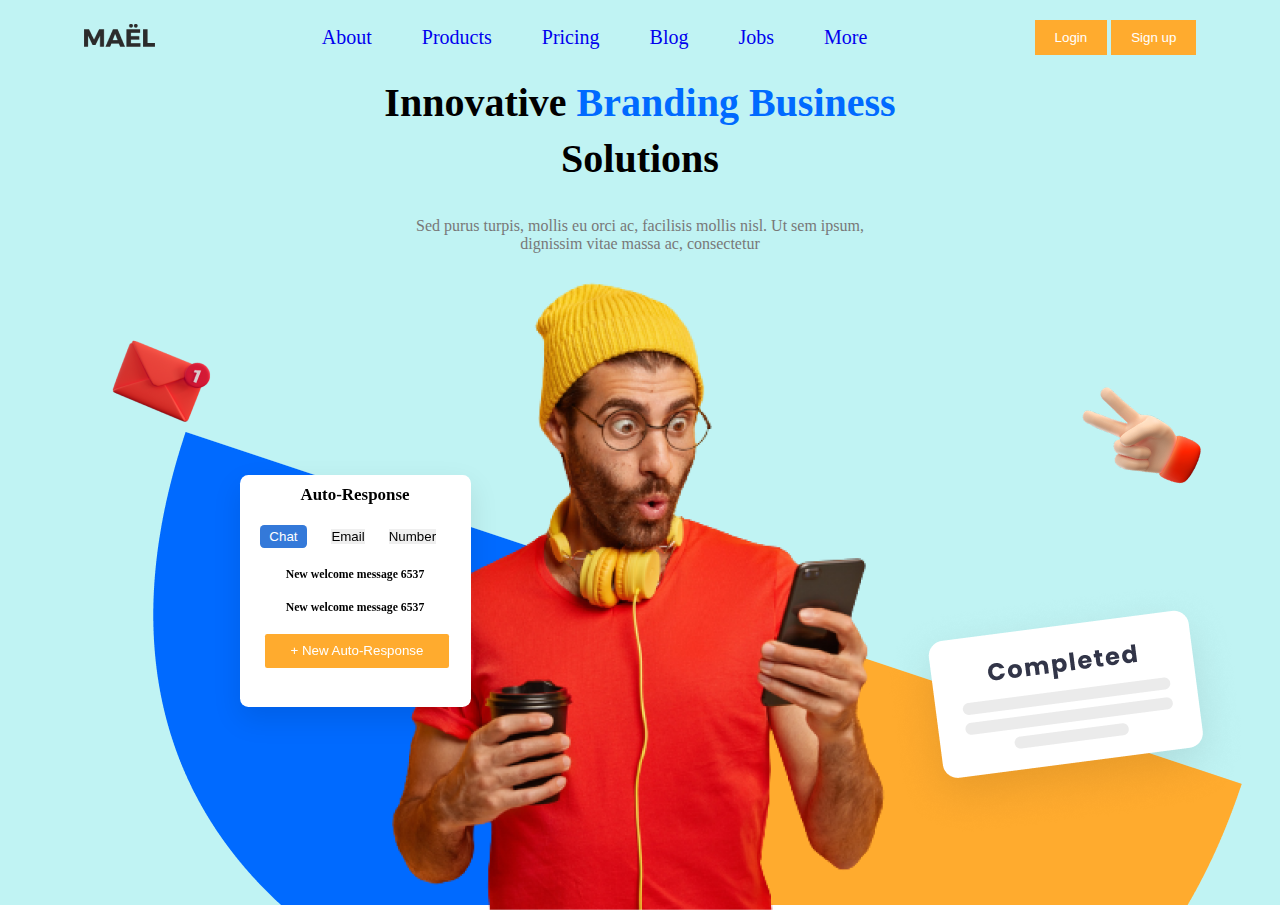
<file: index.html>
<!DOCTYPE html>
<html lang="en">
<head>
    <meta charset="UTF-8">
    <meta name="viewport" content="width=device-width, initial-scale=1.0">
    <title>Document</title>
    <link rel="stylesheet" href="style.css">
</head>
<body>
    <header id="header">
        <div class="container">
            <div class="header">
                <img src="./image/image 2.png" alt="">
                <div class="links">
                    <a href="index.html">About</a>
                    <a href="second.html">Products</a>
                    <a href="prising.html">Pricing</a>
                    <a href="ux.html">Blog</a>
                    <a href="jobs.html">Jobs</a>
                    <a href="more.html">More</a>
                </div>
                <div class="buttons">
                    <button>Login</button>
                    <button>Sign up</button>
                </div>
            </div>
        </div>
    </header>
    <section id="hero">
        <div class="container">
            <div class="hero">
                <h1>Innovative <span>Branding Business</span> Solutions</h1>
                <p>Sed purus turpis, mollis eu orci ac, facilisis mollis nisl. Ut sem ipsum, dignissim vitae massa ac, consectetur</p>
                <img class="block"  src="./image/Group 2.png" alt="">
                <img class="man" src="./image/stupefied-emotional-guy-shocked-check-balance-removebg-preview 1.png" alt="">
                <img class="hand" src="./image/download 1.png" alt="">
                <img class="message" src="./image/download (1) 1.png" alt="">
                <img class="completed" src="./image/Group 48095908.png" alt="">
                <div class="auto-p">
                    <div class="menu">
                        <div class="text">
                          <h2>Auto-Response</h2>
                        </div>
                        <div class="buttons-p">
                            <button class="auto">Chat</button>
                            <button>Email</button>
                            <button>Number</button>
                        </div>
                        <div class="text-auto">
                            <h3>New welcome message       6537</h3>
                            <h3>New welcome message       6537</h3>
                            <button class="response">+   New Auto-Response</button>
                        </div>
                    </div>
                </div>

            </div>
        </div>

    </section>
</body>
</html>
</file>
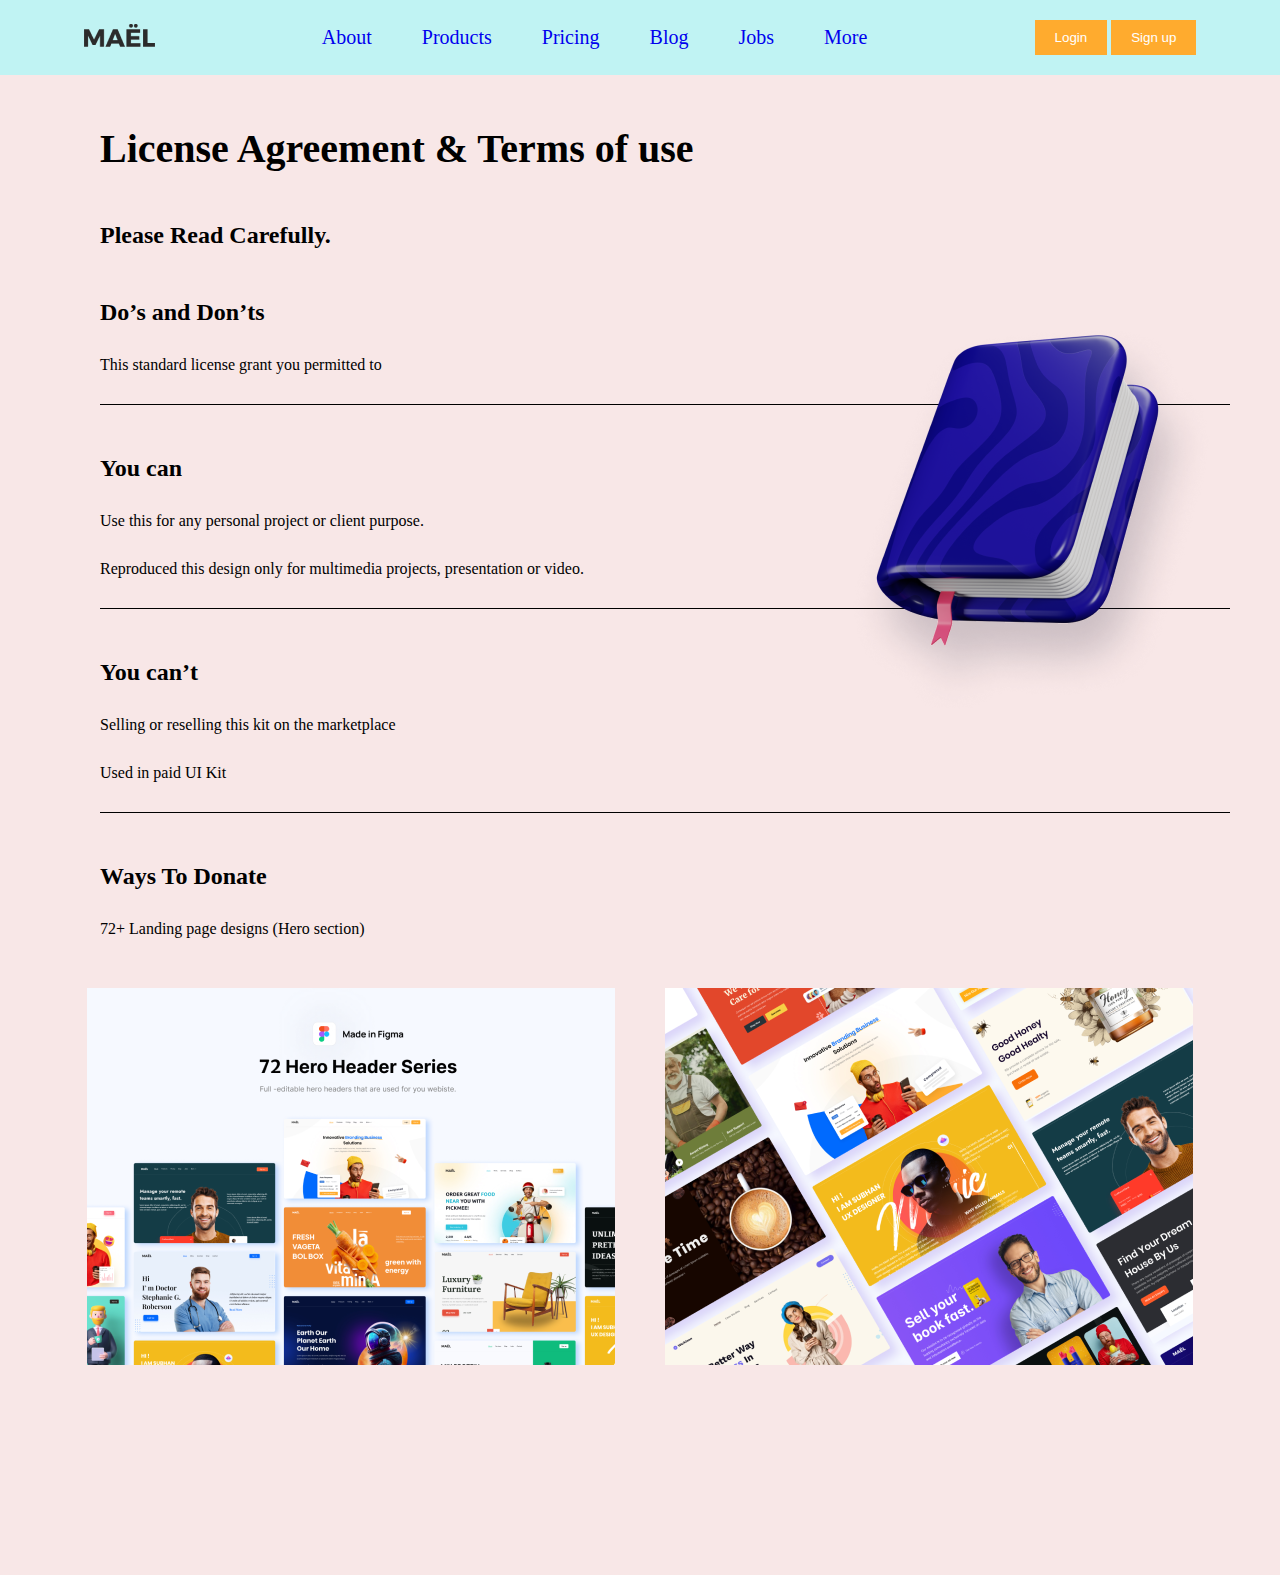
<file: jobs.html>
<!DOCTYPE html>
<html lang="en">
<head>
    <meta charset="UTF-8">
    <meta name="viewport" content="width=device-width, initial-scale=1.0">
    <title>Document</title>
    <link rel="stylesheet" href="style.css">
</head>
<body>
    <header id="header2">
        <div class="container">
            <div class="header2">
                <img src="./image/image 2.png" alt="">
                <div class="links">
                    <a href="index.html">About</a>
                    <a href="second.html">Products</a>
                    <a href="prising.html">Pricing</a>
                    <a href="ux.html">Blog</a>
                    <a href="jobs.html">Jobs</a>
                    <a href="more.html">More</a>
                </div>
                <div class="buttons">
                    <button>Login</button>
                    <button>Sign up</button>
                </div>
            </div>
        </div>
    </header>
    <section id="jobs">
        <div class="container6">
            <div class="jobs">
                <div class="text-job">
                  <h1>License Agreement & Terms of use</h1>
                  <h6>    Please Read Carefully.</h6>

                  <h6>Do’s and Don’ts</h6>
                  <p>This standard license grant you permitted to</p>
                  <div class="line"></div>
                  <h6>You can</h6>
                  <p>Use this for any personal project or client purpose.</p>

                  <p>Reproduced this design only for multimedia projects, presentation or video.</p>
                  <div class="line"></div>
                  <h6>You can’t</h6>
                  <p>Selling or reselling this kit on the marketplace</p>
                  <p>Used in paid UI Kit</p>
                  <div class="line"></div>
                  <h6>Ways To Donate</h6>
                  <p>72+ Landing page designs (Hero section)</p>
              
                </div>
                <img class="note" src="./image/notebook-dynamic-color.png" alt="">  
               <div class="final-photo">
                <img src="./image/image 1.png" alt="">
                <img src="./image/image 2 (1).png" alt="">
               </div>
            </div>
        </div>

    </section>
</body>
</html>
</file>
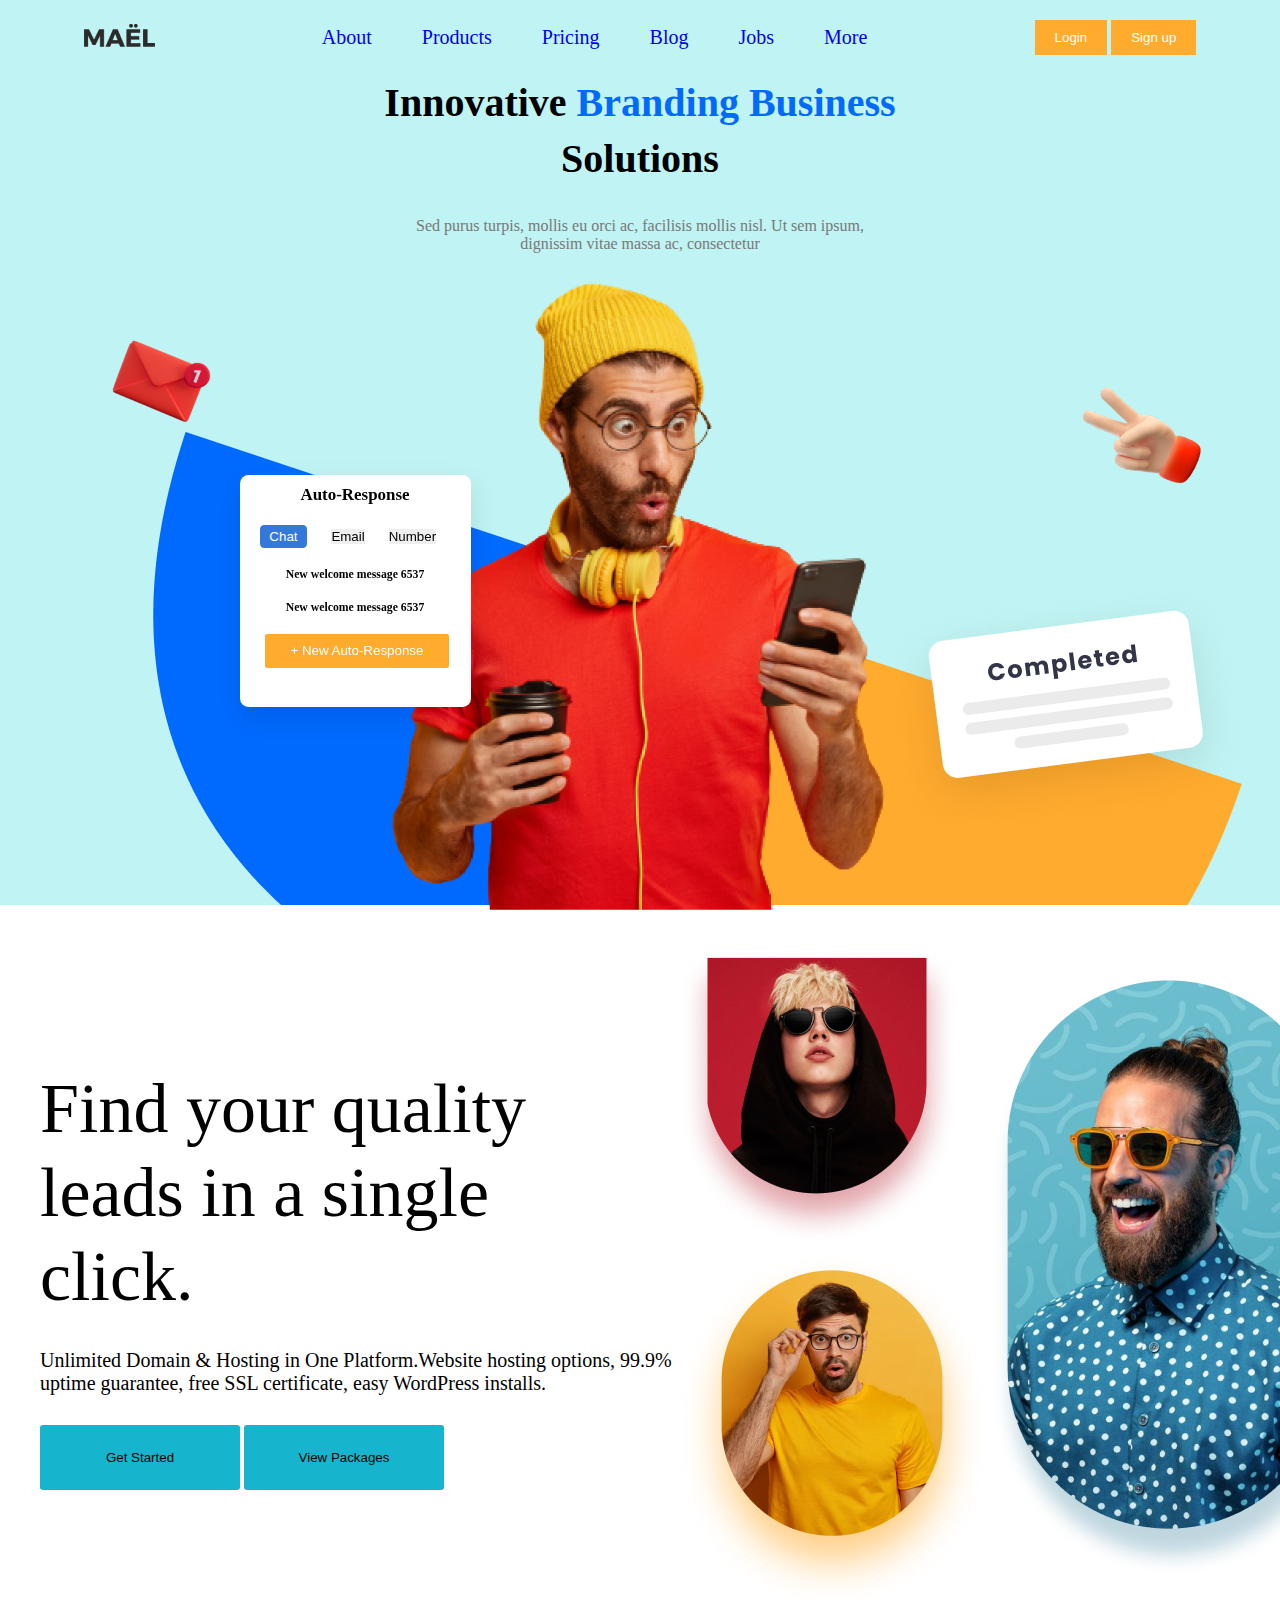
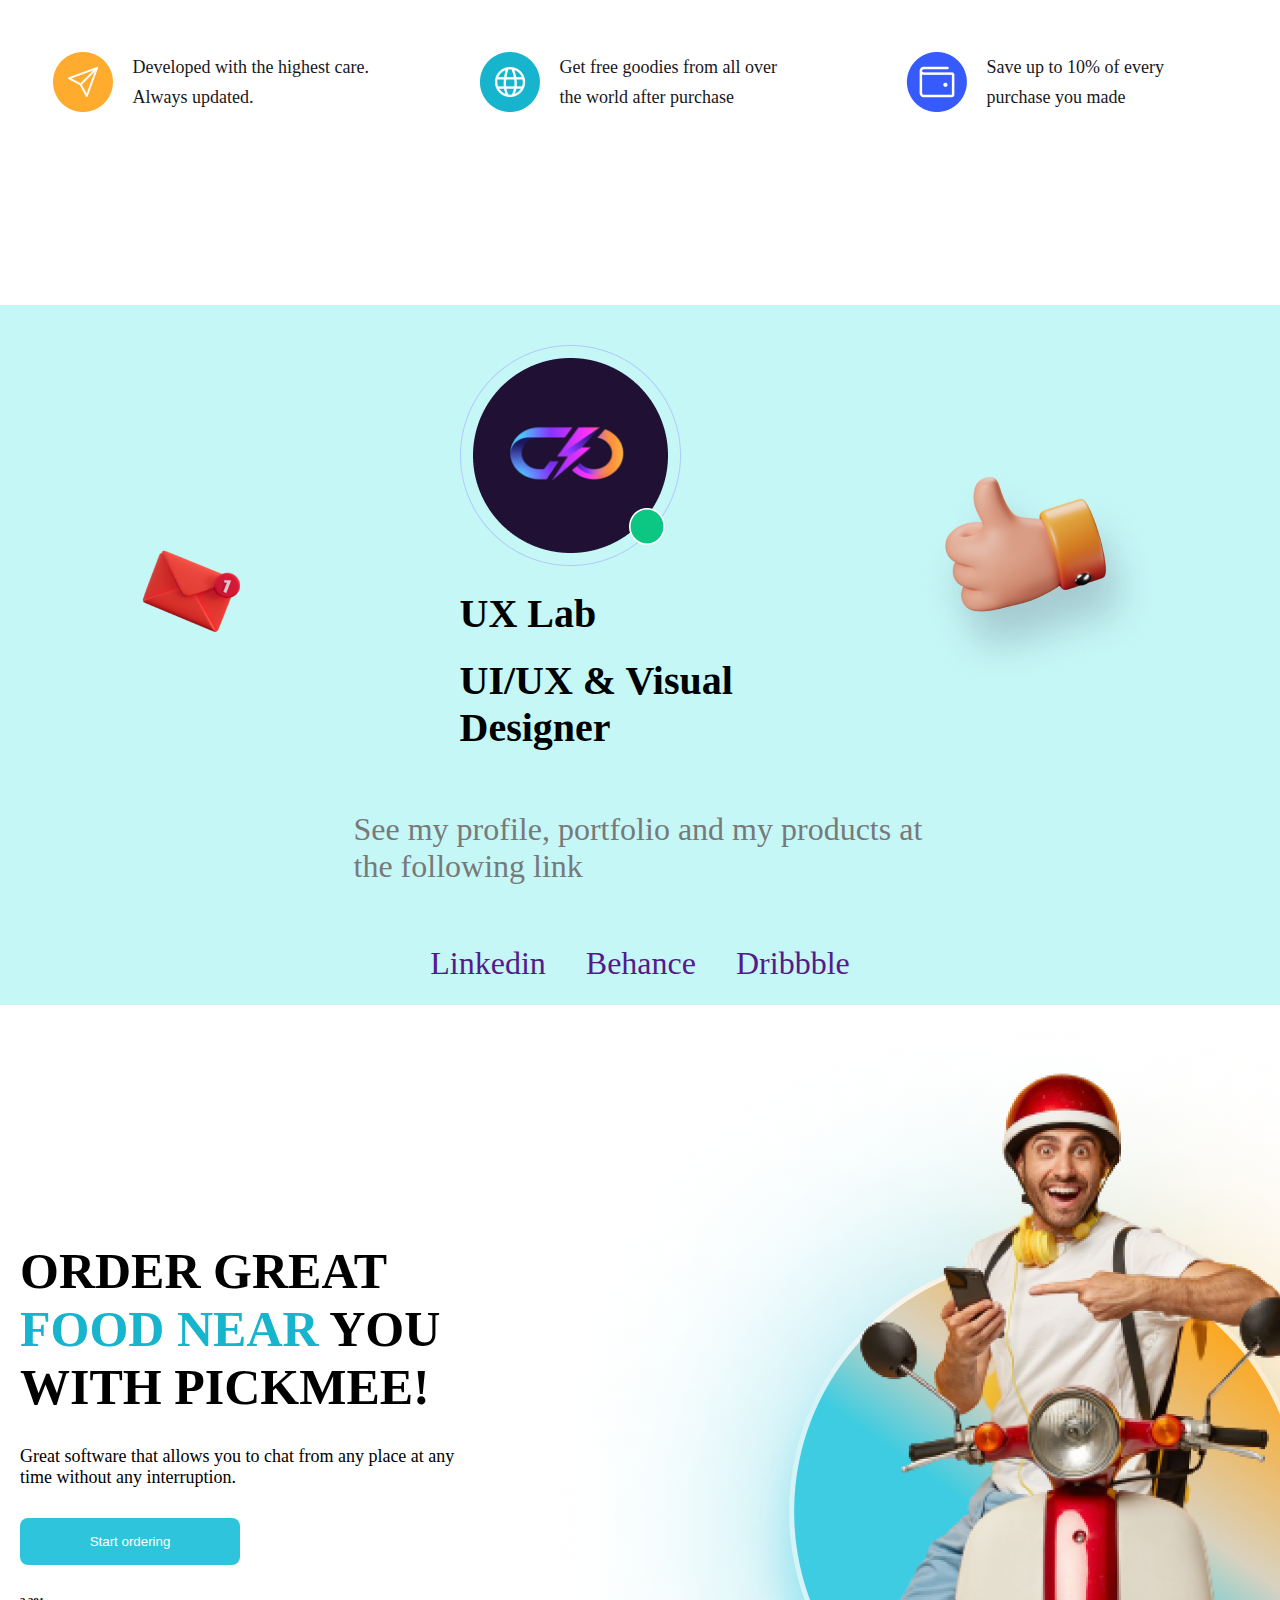
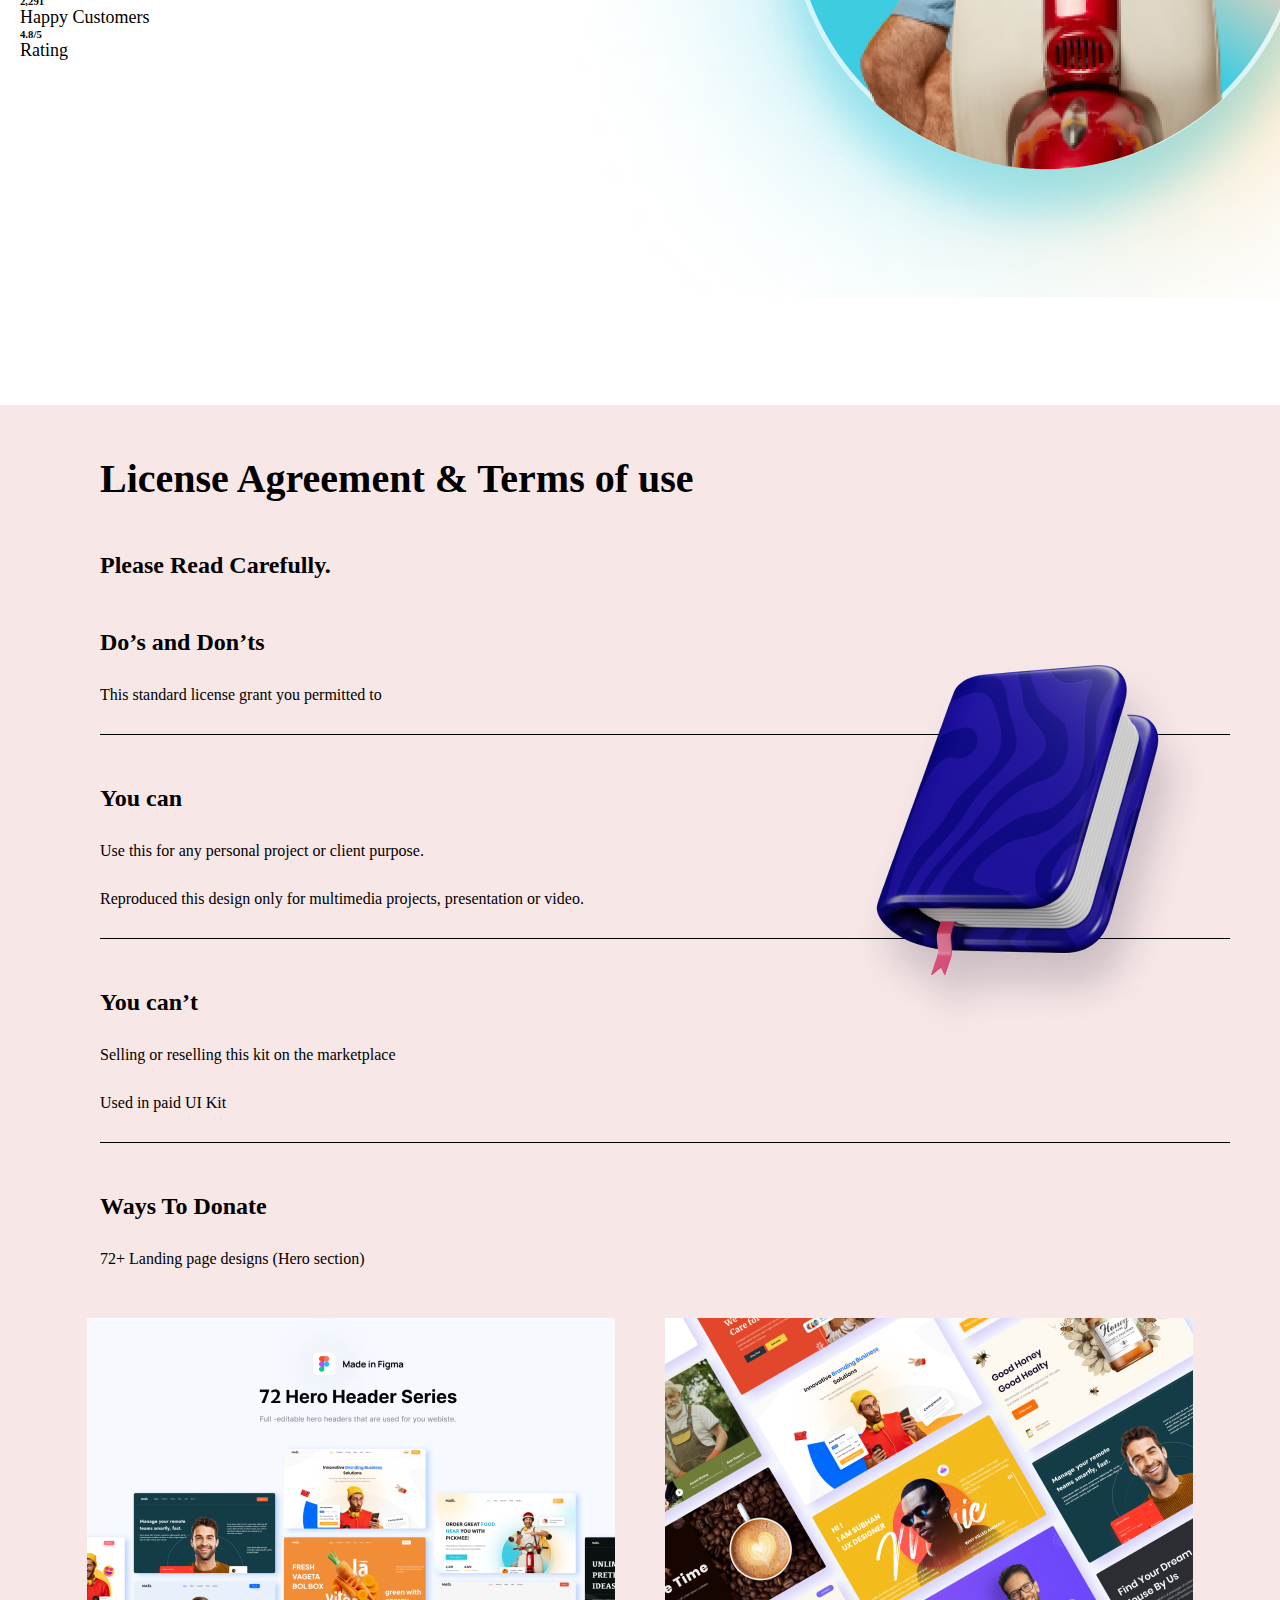
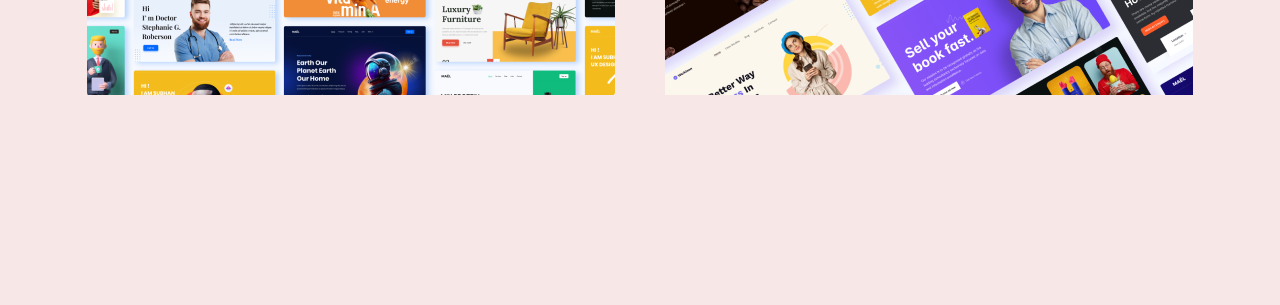
<file: more.html>
<!DOCTYPE html>
<html lang="en">
<head>
    <meta charset="UTF-8">
    <meta name="viewport" content="width=device-width, initial-scale=1.0">
    <title>Document</title>
    <link rel="stylesheet" href="style.css">
</head>
<body>
    <header id="header">
        <div class="container">
            <div class="header">
                <img src="./image/image 2.png" alt="">
                <div class="links">
                    <a href="index.html">About</a>
                    <a href="second.html">Products</a>
                    <a href="prising.html">Pricing</a>
                    <a href="ux.html">Blog</a>
                    <a href="jobs.html">Jobs</a>
                    <a href="more.html">More</a>
                </div>
                <div class="buttons">
                    <button>Login</button>
                    <button>Sign up</button>
                </div>
            </div>
        </div>
    </header>
    <section id="hero">
        <div class="container">
            <div class="hero">
                <h1>Innovative <span>Branding Business</span> Solutions</h1>
                <p>Sed purus turpis, mollis eu orci ac, facilisis mollis nisl. Ut sem ipsum, dignissim vitae massa ac, consectetur</p>
                <img class="block"  src="./image/Group 2.png" alt="">
                <img class="man" src="./image/stupefied-emotional-guy-shocked-check-balance-removebg-preview 1.png" alt="">
                <img class="hand" src="./image/download 1.png" alt="">
                <img class="message" src="./image/download (1) 1.png" alt="">
                <img class="completed" src="./image/Group 48095908.png" alt="">
                <div class="auto-p">
                    <div class="menu">
                        <div class="text">
                          <h2>Auto-Response</h2>
                        </div>
                        <div class="buttons-p">
                            <button class="auto">Chat</button>
                            <button>Email</button>
                            <button>Number</button>
                        </div>
                        <div class="text-auto">
                            <h3>New welcome message       6537</h3>
                            <h3>New welcome message       6537</h3>
                            <button class="response">+   New Auto-Response</button>
                        </div>
                    </div>
                </div>

            </div>
        </div>

    </section>
    <section id="hero2">
        <div class="container2">
            <div class="hero2">
                <div class="text-hero">
                    <h1>Find your quality leads in a single click.</h1>
                    <p>Unlimited Domain & Hosting in One Platform.Website hosting options, 99.9% uptime guarantee, free SSL certificate, easy WordPress installs.</p>
                    <div class="buttons-2">
                        <button>Get Started</button>
                        <button>View Packages</button>
                    </div>
                </div>
                <div class="image-1">
                    <img src="./image/Rectangle 9557.png" alt="">
                    <img src="./image/Rectangle 9558.png" alt="">
                </div>
                <img src="./image/Rectangle 9556.png" alt="">
            </div>
        <div class="hero-final">
            <div class="icon1">
                <img src=".//image/icon.png" alt="">
                <p>Developed with the highest care. Always updated.</p>
            </div>
            <div class="icon2">
                <img src="./image/icon (1).png" alt="">
                <p>Get free goodies from all over the world after purchase</p>
            </div>
            <div class="icon3">
                <img src="./image/icon (2).png" alt="">
                <p>Save up to 10% of every purchase you made</p>
            </div>
        </div>
        </div>
    </section>
    <section id="ux">
        <div class="container5">
            <div class="ux">
                <div class="logo">
                 <img src="./image/Frame 83.png" alt="">
                  <h1>UX Lab</h1>
                  <h2>UI/UX & Visual Designer</h2>
                </div>
                <p>See my profile, portfolio and my products at the following link </p>
                <div class="link">
                    <a href="">Linkedin</a>
                    <a href="">Behance</a>
                    <a href="">Dribbble</a>
                </div>
               <img class="finger" src="./image/thumb-up-dynamic-color.png" alt="">
               <img class="sms" src="./image/download (1) 1.png" alt="">
            </div>
        </div>

    </section>
    <section id="hero-food">
        <div class="container3">
            <div class="hero-food">
                <div class="text-food">
                    <h1>ORDER GREAT <span>FOOD NEAR</span> YOU WITH PICKMEE!</h1>
                    <p>Great software that allows you to chat from any place at any time without any interruption.</p>
                    <button>Start ordering</button>
                    <div class="raiting">
                        <div class="raiting-1">
                            <h6>2,291</h6>
                            <p>Happy Customers</p>
                        </div>
                        <div class="raiting-2">
                            <h6>4.8/5</h6>
                            <p>Rating</p>
                        </div>
                    </div>

                </div>
                <img src="./image/Group 48095932.png" alt="">
            </div>
        </div>
    </section>
    <section id="jobs">
        <div class="container6">
            <div class="jobs">
                <div class="text-job">
                  <h1>License Agreement & Terms of use</h1>
                  <h6>    Please Read Carefully.</h6>

                  <h6>Do’s and Don’ts</h6>
                  <p>This standard license grant you permitted to</p>
                  <div class="line"></div>
                  <h6>You can</h6>
                  <p>Use this for any personal project or client purpose.</p>

                  <p>Reproduced this design only for multimedia projects, presentation or video.</p>
                  <div class="line"></div>
                  <h6>You can’t</h6>
                  <p>Selling or reselling this kit on the marketplace</p>
                  <p>Used in paid UI Kit</p>
                  <div class="line"></div>
                  <h6>Ways To Donate</h6>
                  <p>72+ Landing page designs (Hero section)</p>
              
                </div>
                <img class="note" src="./image/notebook-dynamic-color.png" alt="">  
               <div class="final-photo">
                <img src="./image/image 1.png" alt="">
                <img src="./image/image 2 (1).png" alt="">
               </div>
            </div>
        </div>

    </section>
</body>
</html>
</file>
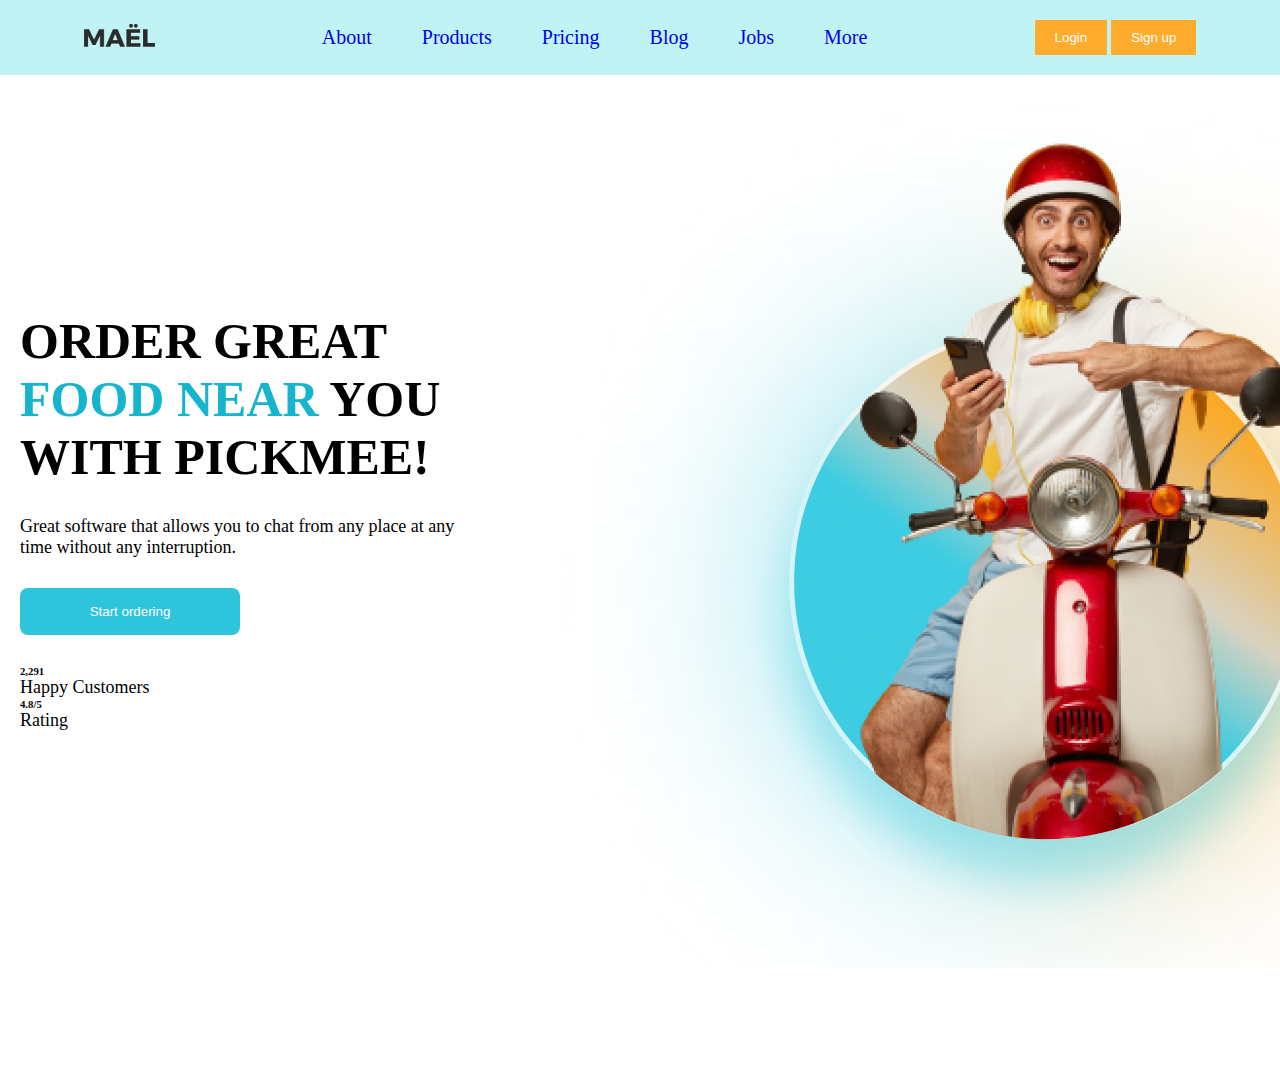
<file: prising.html>
<!DOCTYPE html>
<html lang="en">
<head>
    <meta charset="UTF-8">
    <meta name="viewport" content="width=device-width, initial-scale=1.0">
    <title>Document</title>
    <link rel="stylesheet" href="style.css">
</head>
<body>
    <header id="header2">
        <div class="container">
            <div class="header2">
                <img src="./image/image 2.png" alt="">
                <div class="links">
                    <a href="index.html">About</a>
                    <a href="second.html">Products</a>
                    <a href="prising.html">Pricing</a>
                    <a href="ux.html">Blog</a>
                    <a href="jobs.html">Jobs</a>
                    <a href="more.html">More</a>
                </div>
                <div class="buttons">
                    <button>Login</button>
                    <button>Sign up</button>
                </div>
            </div>
        </div>
    </header>
    <section id="hero-food">
        <div class="container3">
            <div class="hero-food">
                <div class="text-food">
                    <h1>ORDER GREAT <span>FOOD NEAR</span> YOU WITH PICKMEE!</h1>
                    <p>Great software that allows you to chat from any place at any time without any interruption.</p>
                    <button>Start ordering</button>
                    <div class="raiting">
                        <div class="raiting-1">
                            <h6>2,291</h6>
                            <p>Happy Customers</p>
                        </div>
                        <div class="raiting-2">
                            <h6>4.8/5</h6>
                            <p>Rating</p>
                        </div>
                    </div>

                </div>
                <img src="./image/Group 48095932.png" alt="">
            </div>
        </div>
    </section>
</body>
</html>
</file>
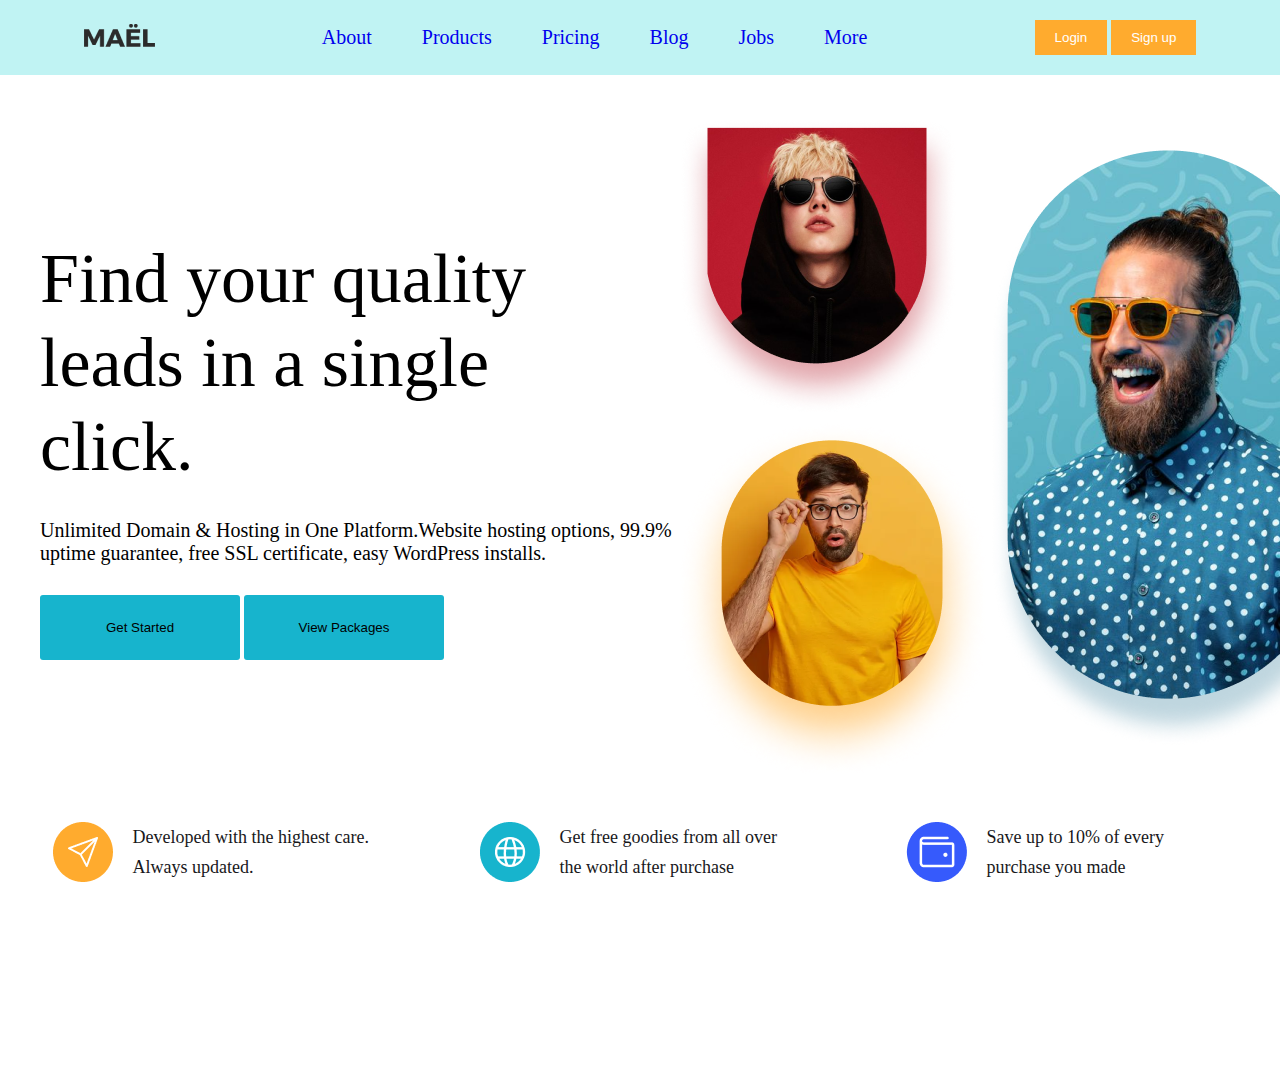
<file: second.html>
<!DOCTYPE html>
<html lang="en">
<head>
    <meta charset="UTF-8">
    <meta name="viewport" content="width=device-width, initial-scale=1.0">
    <title>Document</title>
    <link rel="stylesheet" href="style.css">
</head>
<body>
    <header id="header2">
        <div class="container">
            <div class="header2">
                <img src="./image/image 2.png" alt="">
                <div class="links">
                    <a href="index.html">About</a>
                    <a href="second.html">Products</a>
                    <a href="prising.html">Pricing</a>
                    <a href="ux.html">Blog</a>
                    <a href="jobs.html">Jobs</a>
                    <a href="more.html">More</a>
                </div>
                <div class="buttons">
                    <button>Login</button>
                    <button>Sign up</button>
                </div>
            </div>
        </div>
    </header>
    <section id="hero2">
        <div class="container2">
            <div class="hero2">
                <div class="text-hero">
                    <h1>Find your quality leads in a single click.</h1>
                    <p>Unlimited Domain & Hosting in One Platform.Website hosting options, 99.9% uptime guarantee, free SSL certificate, easy WordPress installs.</p>
                    <div class="buttons-2">
                        <button>Get Started</button>
                        <button>View Packages</button>
                    </div>
                </div>
                <div class="image-1">
                    <img src="./image/Rectangle 9557.png" alt="">
                    <img src="./image/Rectangle 9558.png" alt="">
                </div>
                <img src="./image/Rectangle 9556.png" alt="">
            </div>
        <div class="hero-final">
            <div class="icon1">
                <img src=".//image/icon.png" alt="">
                <p>Developed with the highest care. Always updated.</p>
            </div>
            <div class="icon2">
                <img src="./image/icon (1).png" alt="">
                <p>Get free goodies from all over the world after purchase</p>
            </div>
            <div class="icon3">
                <img src="./image/icon (2).png" alt="">
                <p>Save up to 10% of every purchase you made</p>
            </div>
        </div>
        </div>
    </section>
</body>
</html>
</file>
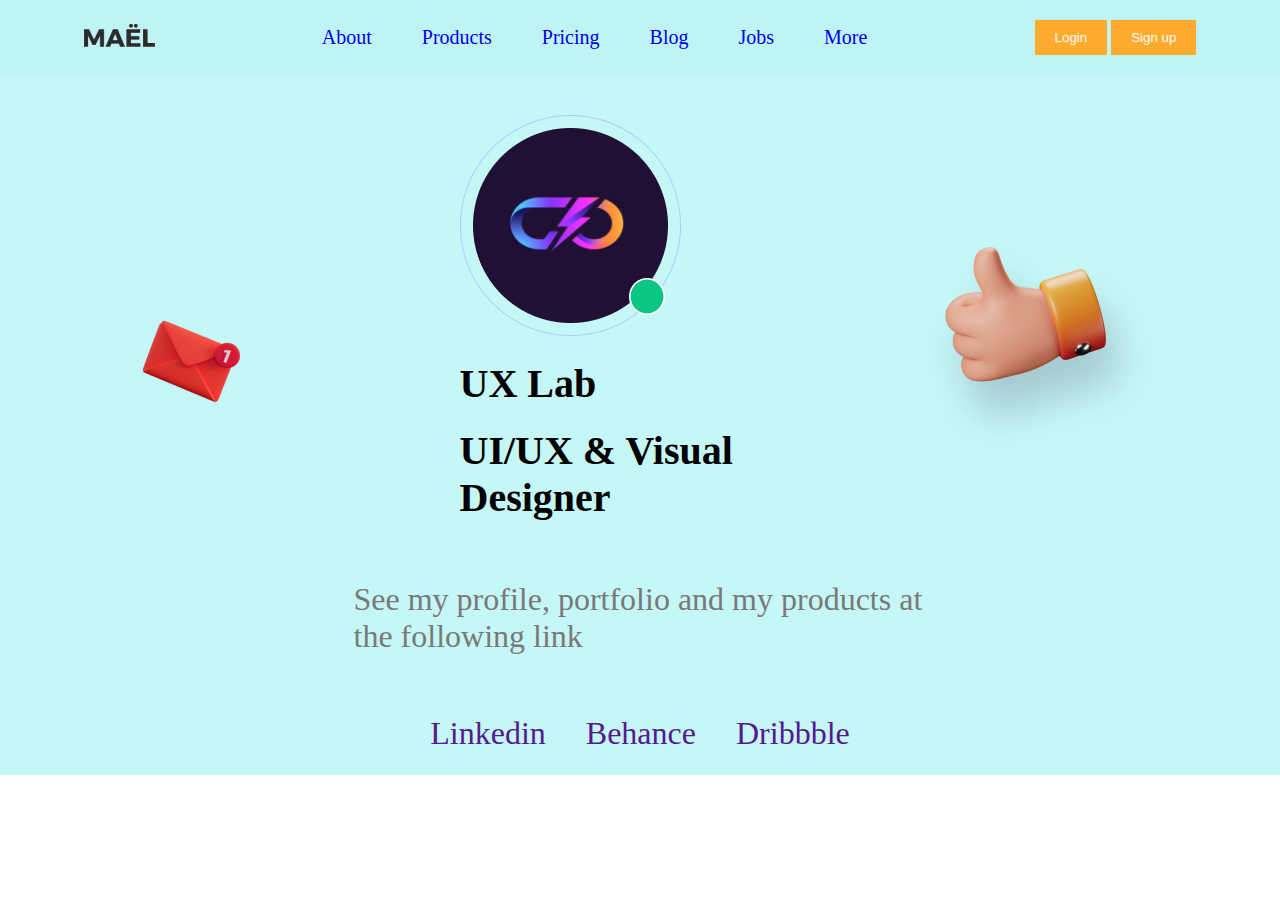
<file: ux.html>
<!DOCTYPE html>
<html lang="en">
<head>
    <meta charset="UTF-8">
    <meta name="viewport" content="width=device-width, initial-scale=1.0">
    <title>Document</title>
    <link rel="stylesheet" href="style.css">
</head>
<body>
    <header id="header2">
        <div class="container">
            <div class="header2">
                <img src="./image/image 2.png" alt="">
                <div class="links">
                    <a href="index.html">About</a>
                    <a href="second.html">Products</a>
                    <a href="prising.html">Pricing</a>
                    <a href="ux.html">Blog</a>
                    <a href="jobs.html">Jobs</a>
                    <a href="more.html">More</a>
                </div>
                <div class="buttons">
                    <button>Login</button>
                    <button>Sign up</button>
                </div>
            </div>
        </div>
    </header>
    <section id="ux">
        <div class="container5">
            <div class="ux">
                <div class="logo">
                 <img src="./image/Frame 83.png" alt="">
                  <h1>UX Lab</h1>
                  <h2>UI/UX & Visual Designer</h2>
                </div>
                <p>See my profile, portfolio and my products at the following link </p>
                <div class="link">
                    <a href="">Linkedin</a>
                    <a href="">Behance</a>
                    <a href="">Dribbble</a>
                </div>
               <img class="finger" src="./image/thumb-up-dynamic-color.png" alt="">
               <img class="sms" src="./image/download (1) 1.png" alt="">
            </div>
        </div>

    </section>

</body>
</html>
</file>
<file: style.css>
* {
    margin: 0;
    padding: 0;
}

.container{
    margin: 0 auto;
    max-width:  1440px;
    width: 100%;
    background: rgb(192, 243, 243);

}

.header {
    display: flex;
    justify-content: center;
    justify-content: space-around;
    align-items: center;
    padding: 20px 0;
}

.links {
    display: flex;
    gap: 50px;
    
}

.links a {
    font-size: 20px;
    font-style: normal;
    font-weight: 500;
   text-decoration: none;
}

.buttons button {
    padding: 10px 20px;
    background: #FFAB2E;
    color: white;
    border: none;
    overflow: hidden;
}
.buttons:hover button {
    background: blue;
    cursor: pointer;
    
}
/* section */

.hero {
    display: flex;
    flex-direction: column;
    align-items: center;
    gap: 30px;
}
.hero h1{
    width: 628px;   
    font-size: 40px;
    font-weight: 600;
    line-height: 140%; /* 56px */
text-transform: capitalize;
text-align: center;
}

.hero h1 span {
    color: #006AFF;
    line-height: 140%;
text-transform: capitalize;
}

.hero p{
    width: 484px;
    font-size: 16px;
    font-weight: 400;
    color: #787878;
    text-align: center;
    font-family: Poppins;
}

.block {
    margin-top: 148px;
}

.man {
    position: absolute;
    margin-top: 200px;
}

.hand {
    position: absolute;
    margin-top: 300px;
    margin-left: 1000px;
}

.message {
    position: absolute;
    margin-top: 260px;
    margin-right: 960px;
}

.completed {
    position: absolute;
    margin-top: 500px;
    margin-left: 850px;
}


/* aouto position */

.auto-p {
    position: absolute;
    margin-top: 400px;
    margin-right: 570px;
width: 231px;
height: 232.133px;
border-radius: 8.4px;
background: white;
box-shadow: 0px 11.76px 28.56px 0px rgba(0, 0, 0, 0.10);
backdrop-filter: blur(5.460000038146973px);
}


.text h2 {
 font-size: 16.956px;
 font-weight: 700;
 text-align: center;
 margin-top: 10px;
}

.buttons-p button {
border: none;
margin-top: 20px;
margin-left: 20px;
}
.auto {
 width: 47.88px;
height: 22.627px;
border-radius: 4.2px;
opacity: 0.8;
background: #0258D0;
color: white;
}

.text-auto h3 {
    font-size: 11.76px;
    text-align: center;
    margin-top: 20px;
}

.response{
    width: 184.8px;
height: 34.359px;
border-radius: 2.211px;
background: #FFAB2E;
color: white;
border: none;
margin-top: 20px;
text-align: center;
margin-left: 25px;
}




/* second html */

* {
    margin: 0;
    padding: 0;
}

.container{
    margin: 0 auto;
    max-width:  1440px;
    width: 100%;

}

.header2 {
    display: flex;
    justify-content: center;
    justify-content: space-between;
    align-items: center;
    padding: 20px 0;
}

.links {
    display: flex;
    gap: 50px;
    
}

.links a {
    font-size: 20px;
    font-style: normal;
    font-weight: 500;
   text-decoration: none;
}

.buttons button {
    padding: 10px 20px;
    background: #FFAB2E;
    color: white;
    border: none;
}

.buttons:hover button {
    background: blue;
    cursor: pointer;
    
}


.hero2 {
    display: flex;
    align-items: center;
    padding: 40px;
    
}

.container2 {
    margin: 0 auto;
    max-width:  1440px;
    height: 1000px;
    width: 100%;
    background: white;

}
.text-hero{
    display: flex;
    flex-direction: column;
    gap: 30px;
}
.text-hero h1 {
    width: 548px;
    color: #000;
font-family: Poppins;
font-size: 70px;
font-style: normal;
font-weight: 500;
line-height: 120%;
}

.text-hero p {
    width: 636px;
    font-size: 20px;
    font-weight: 400;
}

.buttons-2 button {
    width: 200px;
height: 65px;
    padding: 16px 20px;
    border-radius: 3px;
background: #17B4CD;
border: none;
}


.hero-final {
    display: flex;
    justify-content: center;
    justify-content: space-around;
}

.icon1 {
    display: flex;
    align-items: center;
    gap: 20px;
}

.icon1 p {
    width: 241px;
    color: var(--gray-900, #18181B);
font-family: Inter;
font-size: 18px;
font-style: normal;
font-weight: 500;
line-height: 30px; 
}

.icon2 {
    display: flex;
    align-items: center;
    gap: 20px;
}

.icon2 p {
    width: 241px;
    color: var(--gray-900, #18181B);
font-family: Inter;
font-size: 18px;
font-style: normal;
font-weight: 500;
line-height: 30px; 
}


.icon3 {
    display: flex;
    align-items: center;
    gap: 20px;
}

.icon3 p {
    width: 241px;
    color: var(--gray-900, #18181B);
font-family: Inter;
font-size: 18px;
font-style: normal;
font-weight: 500;
line-height: 30px; 
}





/* prising html */

.header2 {
    display: flex;
    justify-content: center;
    justify-content: space-around;
    align-items: center;
    padding: 20px 0;
}

.container-3{
    margin: 0 auto;
    max-width:  1440px;
    width: 100%;
    background: rgb(192, 243, 243);
}

.container3 {
    margin: 0 auto;
    max-width:  1440px;
    height: 1000px;
    width: 100%;
    background: white;
}
.hero-food {
    display: flex;
    align-items: center;
}

.hero-food img {
    
    
    
}

.text-food {
    display: flex;
    flex-direction: column;
  margin-left: 20px;
  
    gap: 30px;
}

.text-food h1 {
    width: 516px;
    font-size: 50px;
    font-family: Ubuntu;
    font-style: normal;
    font-weight: 700;
}

.text-food h1 span {
    color:#17B4CD ;
}

.text-food p {
    width: 438px;
    font-size: 18px;
    font-weight: 400;
}

.text-food button {
    width: 220px;
padding: 16px;
border-radius: 8px;
border: 1px solid #FFF;
background: #2EC5DC;
border: none ;
color: white;
}




/* ux html */

.container5 {
    margin: 0 auto;
    max-width:  1440px;
    width: 100%;
    height: 700px;
    background: rgb(198, 247, 247);
}
.ux {
    display: flex;
    flex-direction: column;
    align-items: center;
    gap: 60px   ;
    padding: 40px;
}

.logo h1 {
    margin-top: 20px;
    font-size: 40px;
    font-weight: 700;
    width: 361px;
}

.logo h2 {
    margin-top: 20px;
    font-size: 40px;
    font-weight: 700;
    width: 361px;
}
.ux p {
    width: 573px;
    font-size: 32px;
    font-weight: 400;
    color: #797979;
}
.finger  {
    position: absolute  ;
    margin-top: 100px;
    margin-left: 800px  ;
}

.sms {
    position: absolute;
    margin-top: 200px;
    margin-right: 900px;
}

.link {
    display: flex;
    gap: 40px;
    font-size: 32px;
    font-weight: 400;
}

.link a {
    text-decoration: none;
}


/* jobs html */

.container6 {
    margin: 0 auto;
    max-width:  1440px;
    width: 100%;
    height: 1500px;
    background:rgb(248, 231, 231);
    
}

.text-job {
    display: flex;
    flex-direction: column;
    margin-left: 50px;
    padding: 50px;
    gap: 30px;

}

.text-job h1 {
    font-size: 40px;    
    font-weight: 600px;
    font-family: Jost;
}

.text-job h6 {
    font-size: 24px;    
    font-weight: 600px;
    font-family: Jost;
    margin-top: 20px;
}

.note {
    position: absolute;
    margin-top: -700px;
    margin-left: 800px;

}

.line {
    background: black;
    height: 1px;
}

.final-photo {
    display: flex;
    justify-content: center;
    gap: 50px;
}
</file>
